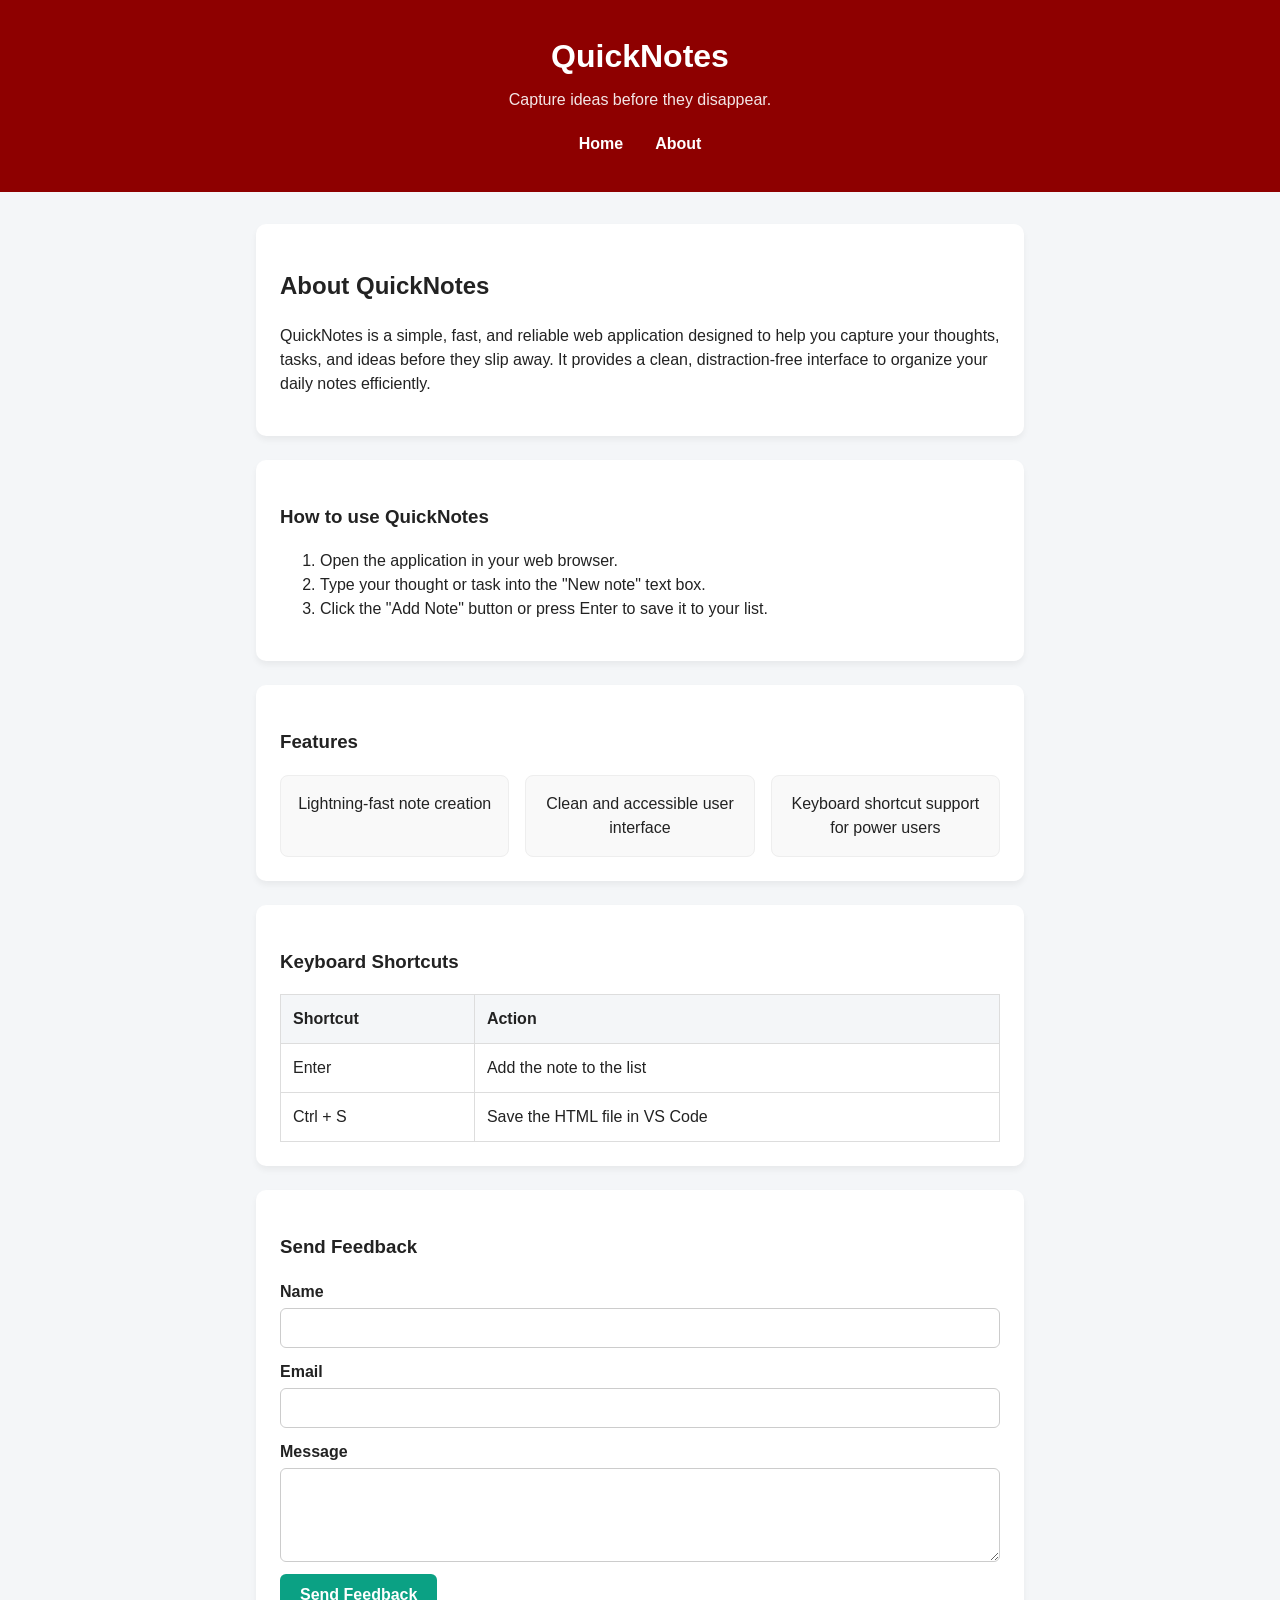
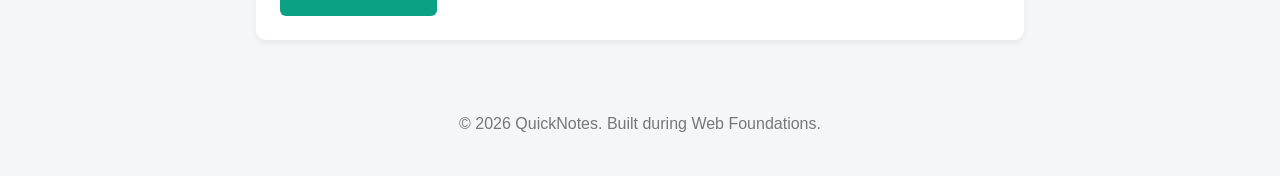
<file: day2/index.html>
<!DOCTYPE html>
<html lang="en">
  <head>
    <meta charset="UTF-8" />
    <meta name="viewport" content="width=device-width, initial-scale=1.0" />
    <title>About - QuickNotes</title>
    <link rel="stylesheet" href="style.css" />
  </head>
  <body>
    <header>
      <h1>QuickNotes</h1>
      <p>Capture ideas before they disappear.</p>
      <nav>
        <a href="index.html">Home</a>
        <a href="about.html">About</a>
      </nav>
    </header>

    <main>
      <section>
        <h2>About QuickNotes</h2>
        <p>QuickNotes is a simple, fast, and reliable web application designed to help you capture your thoughts, tasks, and ideas before they slip away. It provides a clean, distraction-free interface to organize your daily notes efficiently.</p>
      </section>

      <section>
        <h3>How to use QuickNotes</h3>
        <ol>
          <li>Open the application in your web browser.</li>
          <li>Type your thought or task into the "New note" text box.</li>
          <li>Click the "Add Note" button or press Enter to save it to your list.</li>
        </ol>
      </section>

      <section>
        <h3>Features</h3>
        <!-- IMPORTANT: class="features" added here for the CSS Grid -->
        <ul class="features">
          <li>Lightning-fast note creation</li>
          <li>Clean and accessible user interface</li>
          <li>Keyboard shortcut support for power users</li>
        </ul>
      </section>

      <section>
        <h3>Keyboard Shortcuts</h3>
        <table>
          <thead>
            <tr>
              <th>Shortcut</th>
              <th>Action</th>
            </tr>
          </thead>
          <tbody>
            <tr>
              <td>Enter</td>
              <td>Add the note to the list</td>
            </tr>
            <tr>
              <td>Ctrl + S</td>
              <td>Save the HTML file in VS Code</td>
            </tr>
          </tbody>
        </table>
      </section>

      <section>
        <h3>Send Feedback</h3>
        <form id="feedback-form" action="#" method="POST">
          <label for="feedback-name">Name</label>
          <input type="text" id="feedback-name" name="name" required />

          <label for="feedback-email">Email</label>
          <input type="email" id="feedback-email" name="email" required />

          <label for="feedback-message">Message</label>
          <textarea id="feedback-message" name="message" rows="4" required></textarea>

          <button type="submit">Send Feedback</button>
        </form>
      </section>
    </main>

    <footer>
      <p>&copy; 2026 QuickNotes. Built during Web Foundations.</p>
    </footer>
  </body>
</html>
</file>
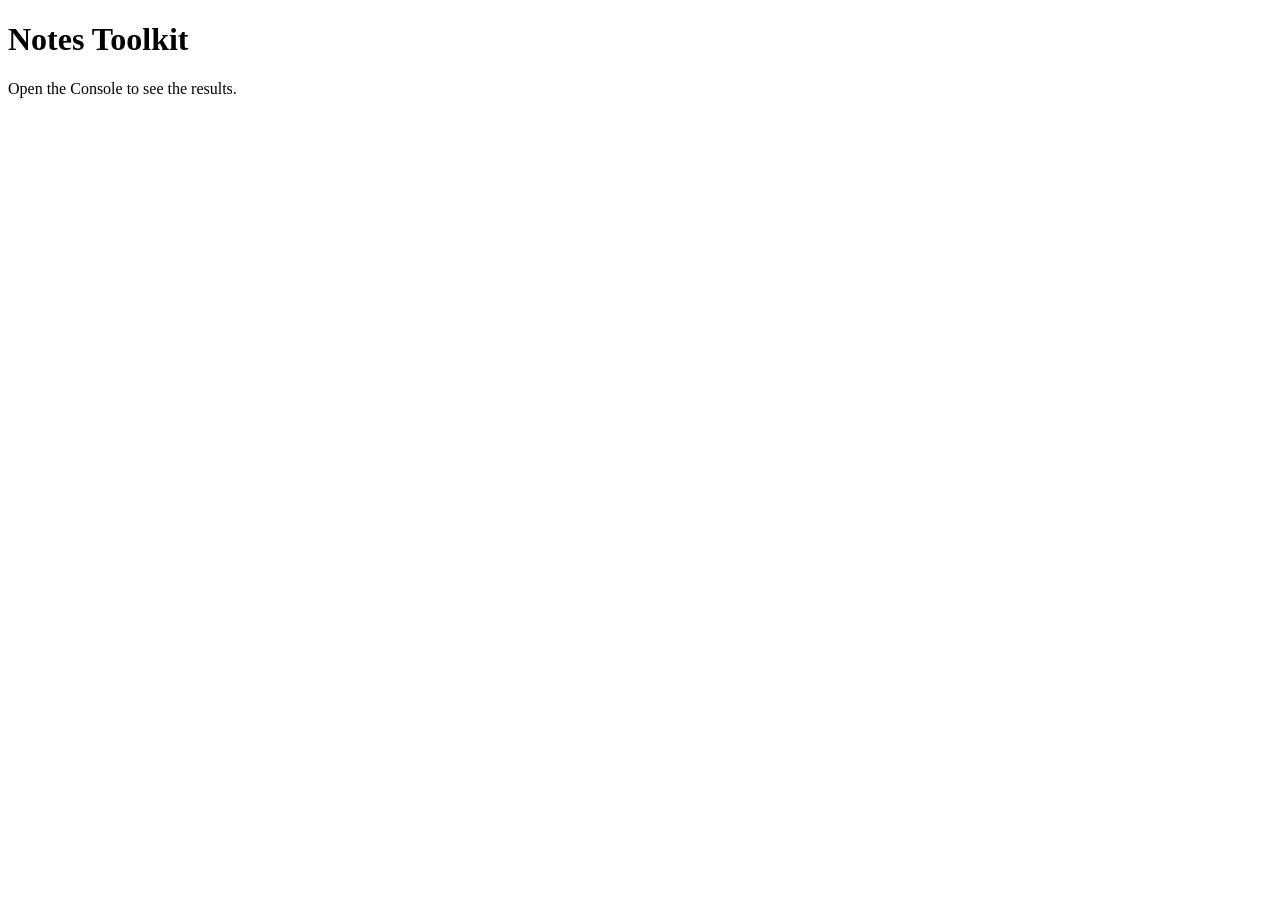
<file: day3/index.html>
<!DOCTYPE html>
<html lang="en">
  <head>
    <meta charset="UTF-8" />
    <meta name="viewport" content="width=device-width, initial-scale=1.0" />
    <title>Notes Toolkit</title>
    <!-- The 'defer' attribute ensures the HTML loads before the JS runs -->
    <script src="script.js" defer></script>
  </head>
  <body>
    <h1>Notes Toolkit</h1>
    <p>Open the Console to see the results.</p>
  </body>
</html>
</file>
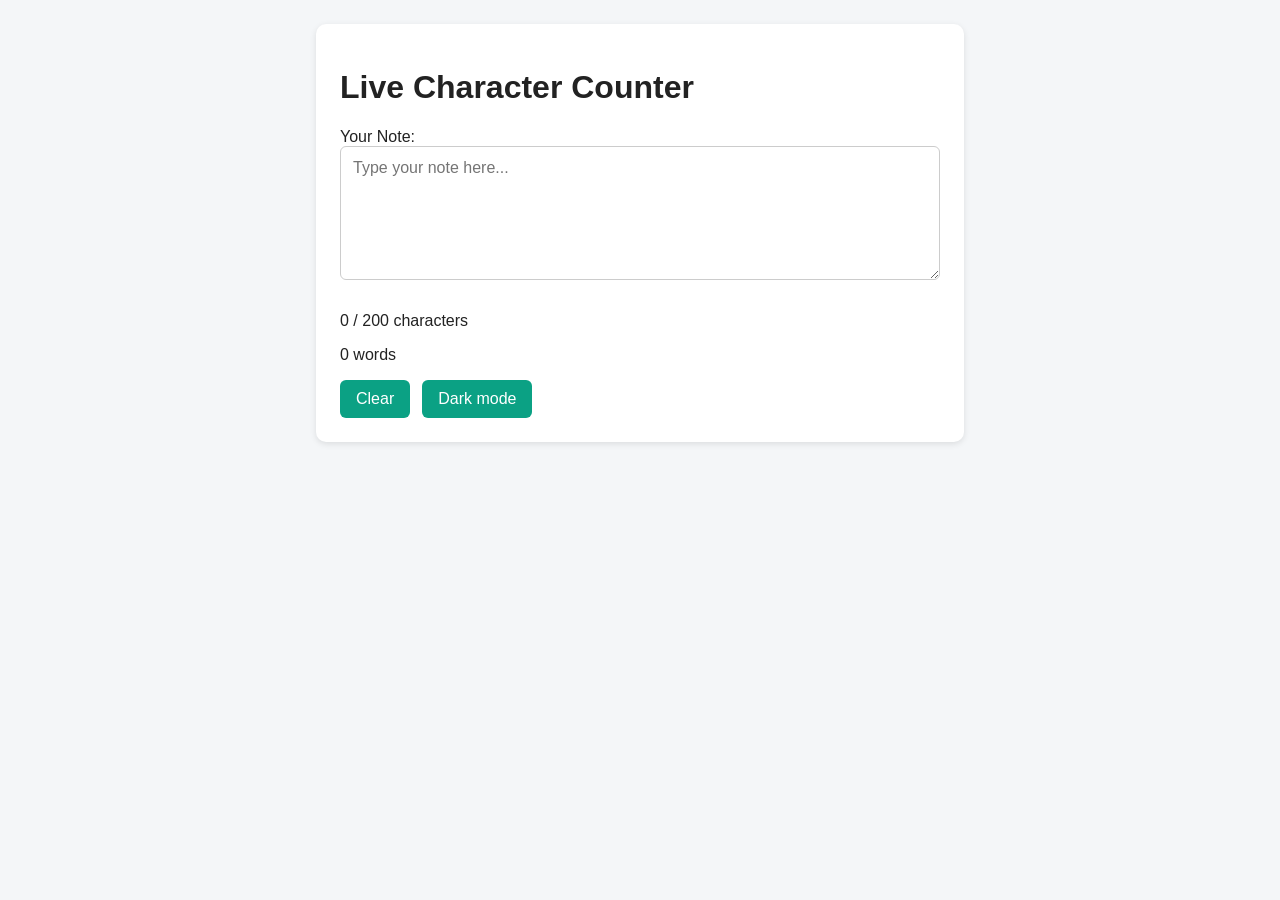
<file: day4/index.html>
<!DOCTYPE html>
<html lang="en">
  <head>
    <meta charset="UTF-8" />
    <meta name="viewport" content="width=device-width, initial-scale=1.0" />
    <title>Day 4: Character Counter & Dark Mode</title>
    <link rel="stylesheet" href="style.css" />
    <script src="script.js" defer></script>
  </head>
  <body>
    <main>
      <h1>Live Character Counter</h1>
      
      <label for="note-text">Your Note:</label>
      <textarea id="note-text" rows="6" placeholder="Type your note here..."></textarea>
      
      <p id="char-count">0 / 200 characters</p>
      <p id="word-count">0 words</p>
      
      <div class="buttons">
        <button id="clear-btn">Clear</button>
        <button id="theme-toggle">Dark mode</button>
      </div>
    </main>
  </body>
</html>
</file>
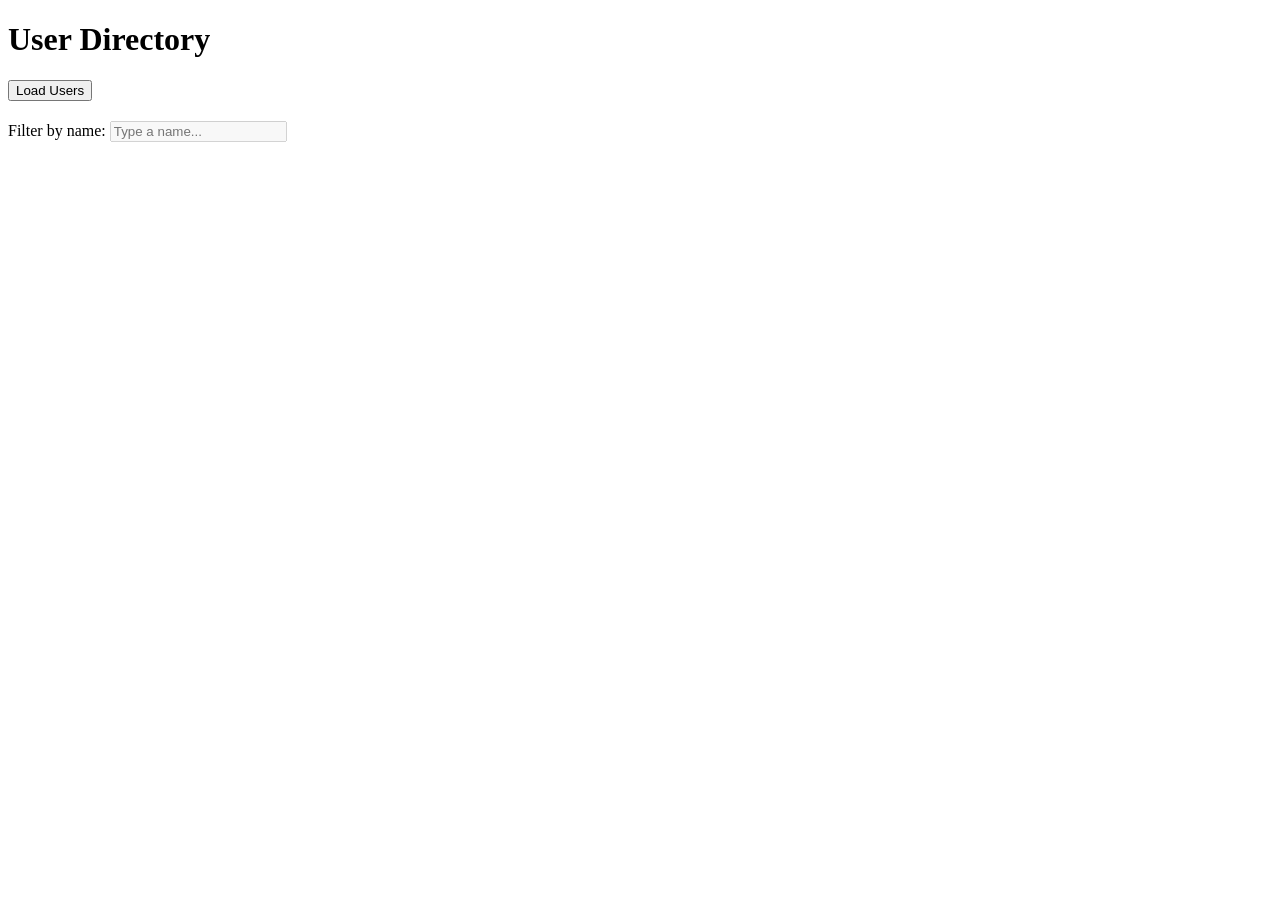
<file: day5/index.html>
<!DOCTYPE html>
<html lang="en">
  <head>
    <meta charset="UTF-8" />
    <meta name="viewport" content="width=device-width, initial-scale=1.0" />
    <title>Day 5: User Directory</title>
    <script src="users.js" defer></script>
  </head>
  <body>
    <main>
      <h1>User Directory</h1>
      
      <button id="load-users">Load Users</button>
      
      <div style="margin-top: 20px;">
        <label for="filter-input">Filter by name:</label>
        <input type="text" id="filter-input" placeholder="Type a name..." disabled />
      </div>
      
      <p id="status"></p>
      <ul id="users-list"></ul>
    </main>
  </body>
</html>
</file>
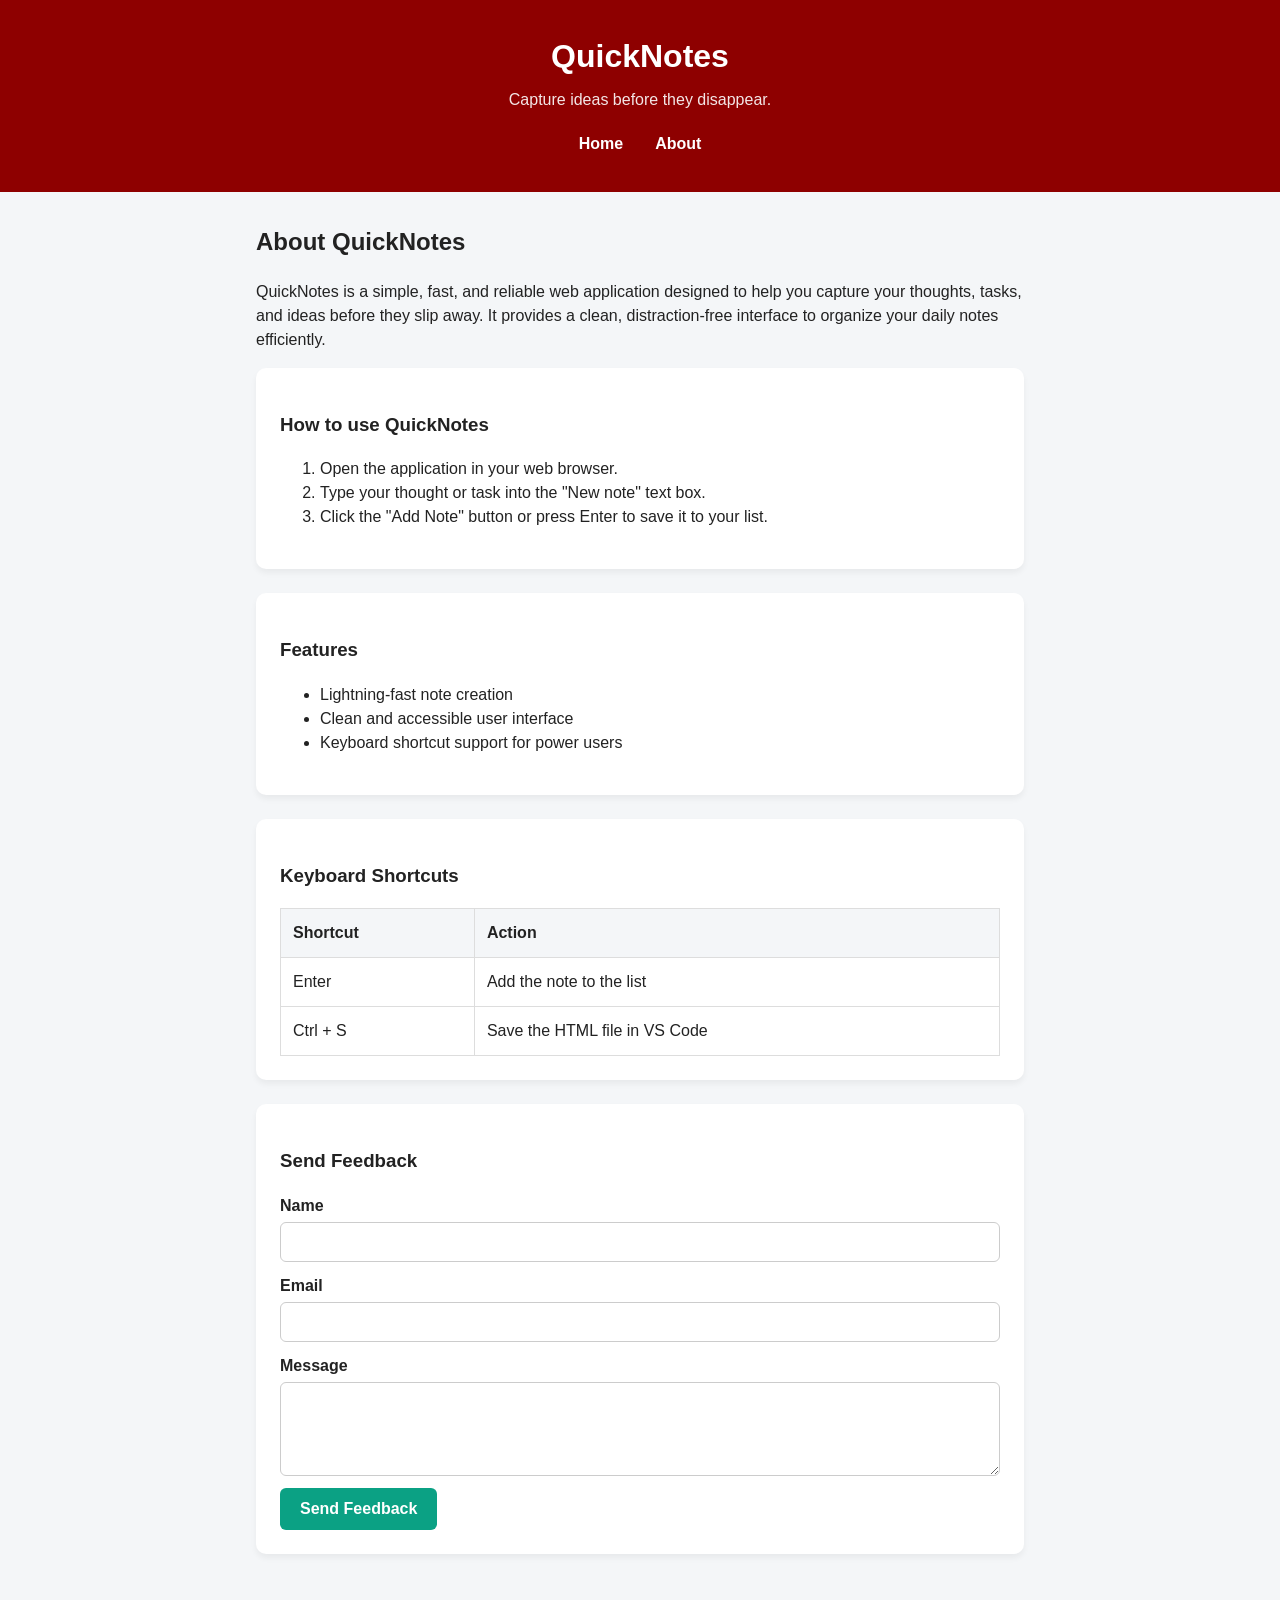
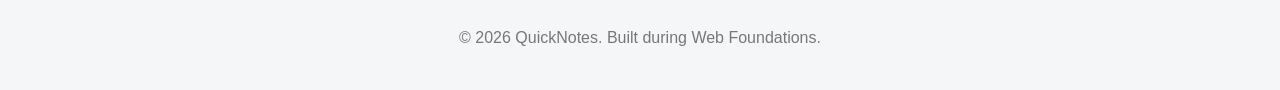
<file: day2/about.html>
<!DOCTYPE html>
   
<html lang="en">
  <head>
    <meta charset="UTF-8" />
    <meta name="viewport" content="width=device-width, initial-scale=1.0" />
    <title>About - QuickNotes</title>
    <link rel="stylesheet" href="style.css" />
  </head>
  <body>
    <header>
      <h1>QuickNotes</h1>
      <p>Capture ideas before they disappear.</p>
      <nav>
        <a href="index.html">Home</a>
        <a href="about.html">About</a>
      </nav>
    </header>

    <main>
      <h2>About QuickNotes</h2>
      <p>QuickNotes is a simple, fast, and reliable web application designed to help you capture your thoughts, tasks, and ideas before they slip away. It provides a clean, distraction-free interface to organize your daily notes efficiently.</p>

      <section>
        <h3>How to use QuickNotes</h3>
        <ol>
          <li>Open the application in your web browser.</li>
          <li>Type your thought or task into the "New note" text box.</li>
          <li>Click the "Add Note" button or press Enter to save it to your list.</li>
        </ol>
      </section>

      <section>
        <h3>Features</h3>
        <ul>
          <li>Lightning-fast note creation</li>
          <li>Clean and accessible user interface</li>
          <li>Keyboard shortcut support for power users</li>
        </ul>
      </section>

      <section>
        <h3>Keyboard Shortcuts</h3>
        <table>
          <thead>
            <tr>
              <th>Shortcut</th>
              <th>Action</th>
            </tr>
          </thead>
          <tbody>
            <tr>
              <td>Enter</td>
              <td>Add the note to the list</td>
            </tr>
            <tr>
              <td>Ctrl + S</td>
              <td>Save the HTML file in VS Code</td>
            </tr>
          </tbody>
        </table>
      </section>

      <section>
        <h3>Send Feedback</h3>
        <form id="feedback-form" action="#" method="POST">
          <label for="feedback-name">Name</label>
          <input type="text" id="feedback-name" name="name" required />

          <label for="feedback-email">Email</label>
          <input type="email" id="feedback-email" name="email" required />

          <label for="feedback-message">Message</label>
          <textarea id="feedback-message" name="message" rows="4" required></textarea>

          <button type="submit">Send Feedback</button>
        </form>
      </section>
    </main>

    <footer>
      <p>&copy; 2026 QuickNotes. Built during Web Foundations.</p>
    </footer>
  </body>
</html>
</file>
<file: day2/style.css>
/* 1. Reset */
*,
*::before,
*::after {
  box-sizing: border-box;
}

body {
  margin: 0;
  font-family: "Segoe UI", Arial, sans-serif;
  background-color: #f4f6f8;
  color: #222;
  line-height: 1.5;
}

/* 2. Header & Navigation */
header {
  background-color: #8e0000;
  color: white;
  text-align: center;
  padding: 32px 16px;
}

header h1 {
  margin: 0 0 8px 0;
}

header p {
  margin: 0 0 16px 0;
  opacity: 0.9;
}

/* Nav links laid out in a row with Flexbox, centred, 16px gap */
header nav {
  display: flex;
  justify-content: center;
  gap: 16px;
  margin-top: 16px;
}

header nav a {
  color: white;
  text-decoration: none;
  font-weight: bold;
  padding: 4px 8px;
  border-radius: 4px;
  transition: background-color 0.2s ease, opacity 0.2s ease;
}

header nav a:hover {
  background-color: rgba(255, 255, 255, 0.2);
  text-decoration: underline;
}

/* 3. Main Content & Sections */
main {
  max-width: 800px;
  margin: 32px auto;
  padding: 0 16px;
}

section {
  background: white;
  padding: 24px;
  border-radius: 10px;
  margin-bottom: 24px;
  box-shadow: 0 4px 6px rgba(0, 0, 0, 0.05);
}

/* 4. Features Grid (Responsive Cards) */
.features {
  display: grid;
  grid-template-columns: repeat(auto-fit, minmax(180px, 1fr));
  gap: 16px;
  list-style: none;
  padding: 0;
  margin: 0;
}

.features li {
  background-color: #f9f9f9;
  padding: 16px;
  border-radius: 8px;
  text-align: center;
  border: 1px solid #eee;
}

/* 5. Table Styles */
table {
  width: 100%;
  border-collapse: collapse;
  margin-top: 12px;
}

th, td {
  border: 1px solid #ddd;
  padding: 12px;
  text-align: left;
}

th {
  background-color: #f4f6f8;
  font-weight: bold;
}

/* 6. Feedback Form (Stacked vertically, full width) */
#feedback-form {
  display: flex;
  flex-direction: column;
  gap: 12px;
}

#feedback-form label {
  font-weight: bold;
  margin-bottom: -8px; /* Pulls label closer to input */
}

#feedback-form input,
#feedback-form textarea {
  width: 100%;
  padding: 10px;
  border: 1px solid #ccc;
  border-radius: 6px;
  font-size: 1rem;
  font-family: inherit;
}

/* 7. Buttons & Transitions */
button {
  background-color: #0ba184;
  color: white;
  border: none;
  padding: 12px 20px;
  border-radius: 6px;
  font-size: 1rem;
  font-weight: bold;
  cursor: pointer;
  transition: background-color 0.2s ease, transform 0.2s ease;
  align-self: flex-start; /* Keeps button from stretching full width in flex column */
}

button:hover {
  background-color: #088a70;
  transform: translateY(-2px);
}

/* 8. Footer */
footer {
  text-align: center;
  color: #777;
  padding: 24px 16px;
  margin-top: 32px;
}

/* 9. Media Query for Phones */
@media (max-width: 600px) {
  header {
    padding: 20px 12px;
  }
  
  header h1 {
    font-size: 1.5rem;
  }
}
</file>
<file: day4/style.css>
/* 1. Define default colours as variables */
:root {
  --bg-color: #f4f6f8;
  --text-color: #222222;
  --card-bg: #ffffff;
  --border-color: #cccccc;
  --warning-color: orange;
  --over-color: red;
  --btn-bg: #0ba184;
  --btn-hover: #088a70;
}

/* 2. Dark theme overrides */
body.dark {
  --bg-color: #1a1a1a;
  --text-color: #f4f6f8;
  --card-bg: #2d2d2d;
  --border-color: #555555;
}

/* 3. Base styles using the variables */
body {
  background-color: var(--bg-color);
  color: var(--text-color);
  font-family: "Segoe UI", Arial, sans-serif;
  margin: 0;
  padding: 24px;
  display: flex;
  justify-content: center;
  transition: background-color 0.3s, color 0.3s;
}

main {
  background-color: var(--card-bg);
  padding: 24px;
  border-radius: 10px;
  width: 100%;
  max-width: 600px;
  box-shadow: 0 2px 6px rgba(0, 0, 0, 0.1);
}

textarea {
  width: 100%;
  padding: 12px;
  border: 1px solid var(--border-color);
  border-radius: 6px;
  font-size: 1rem;
  font-family: inherit;
  background-color: var(--card-bg);
  color: var(--text-color);
  margin-bottom: 12px;
  box-sizing: border-box;
}

/* 4. Counter warning classes */
.warning {
  color: var(--warning-color);
}

.over {
  color: var(--over-color);
  font-weight: bold;
}

/* 5. Buttons */
.buttons {
  display: flex;
  gap: 12px;
  margin-top: 16px;
}

button {
  padding: 10px 16px;
  border: none;
  border-radius: 6px;
  cursor: pointer;
  font-size: 1rem;
  background-color: var(--btn-bg);
  color: white;
  transition: background-color 0.2s;
}

button:hover {
  background-color: var(--btn-hover);
}
</file>
